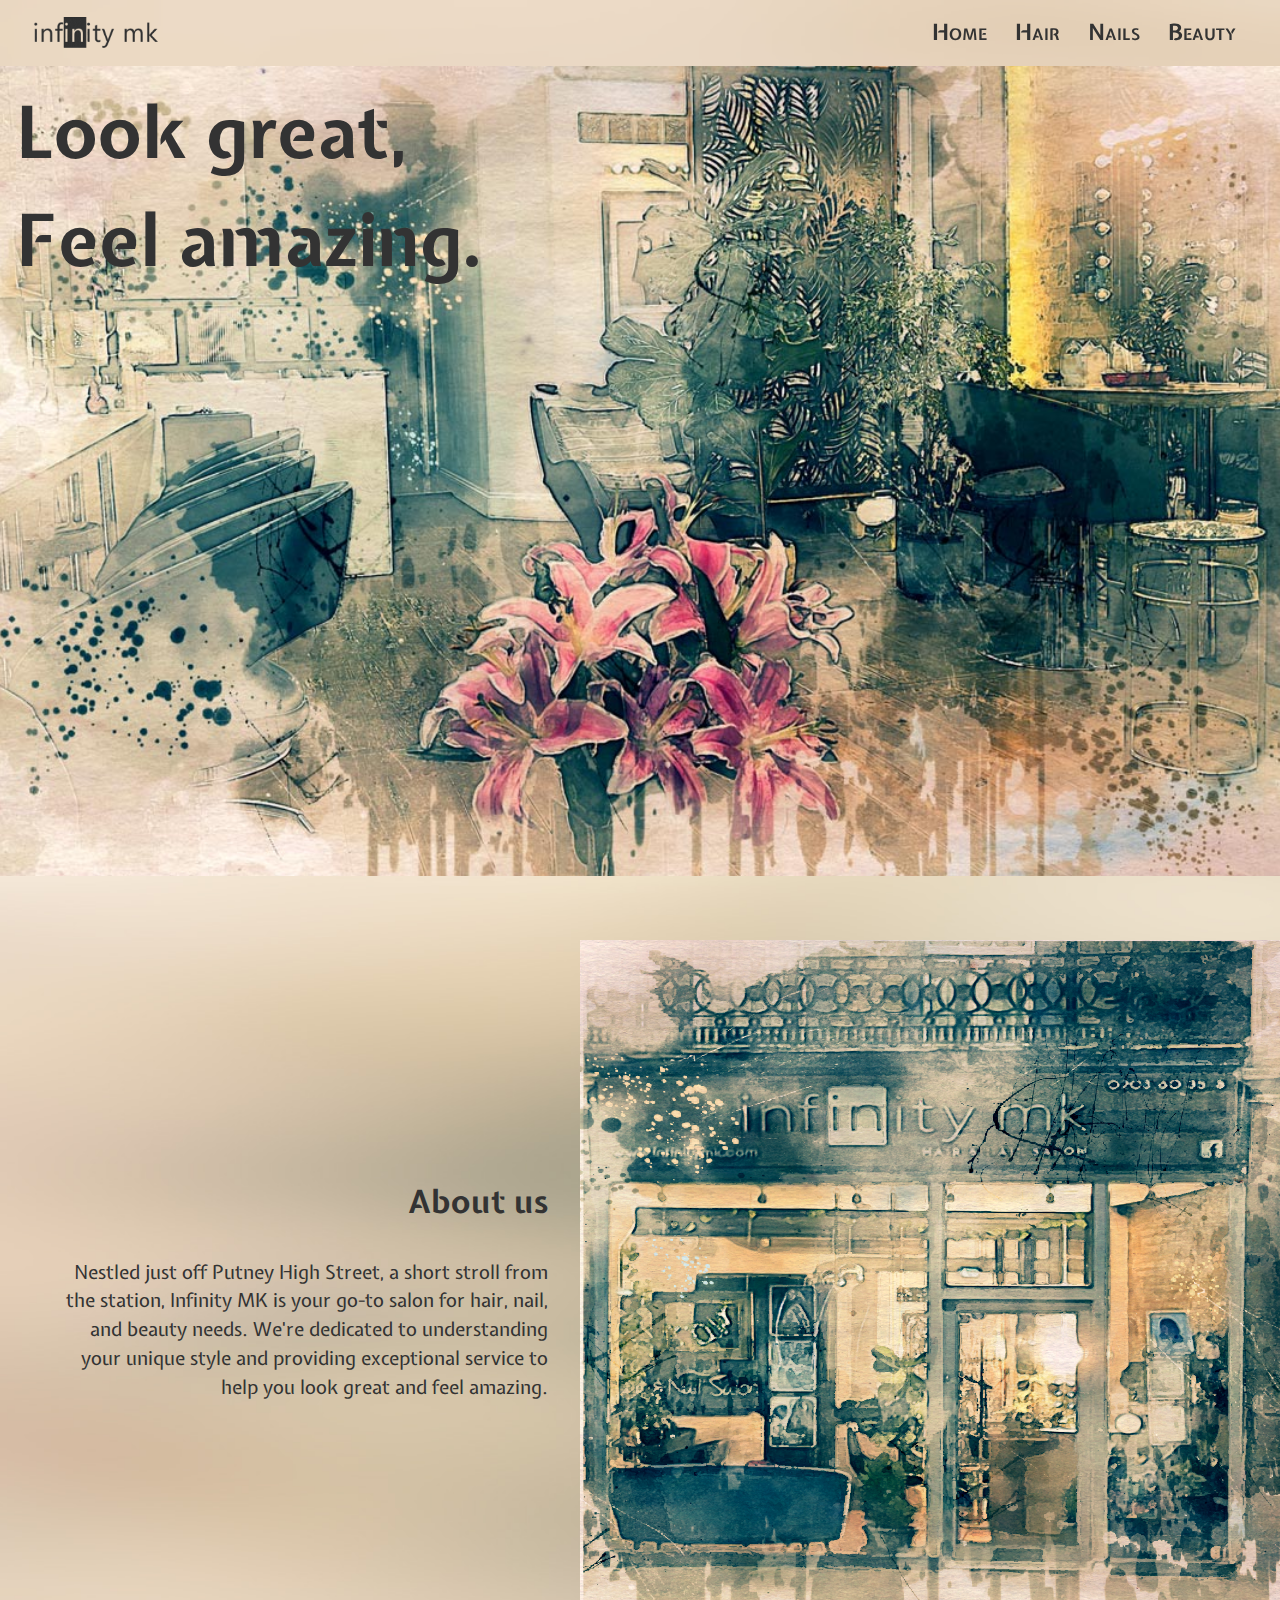
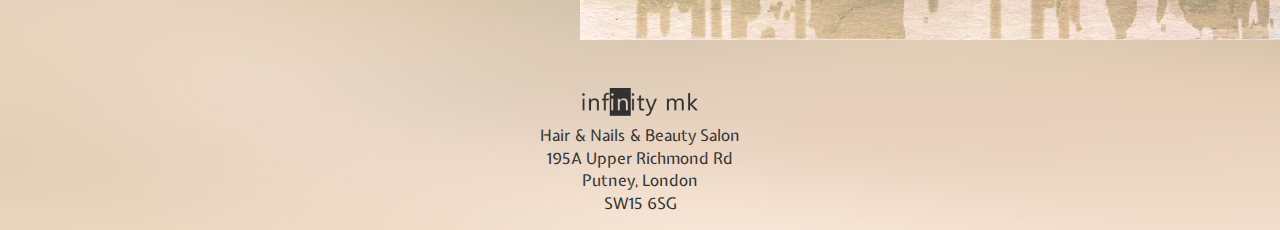
<file: index.html>
<!DOCTYPE html>
<html lang="en">

<head>
    <meta charset="UTF-8">
    <meta name="viewport" content="width=device-width, initial-scale=1.0">
    <title>Infinity MK</title>
    <link rel="preconnect" href="https://fonts.googleapis.com">
    <link rel="preconnect" href="https://fonts.gstatic.com" crossorigin>
    <link
        href="https://fonts.googleapis.com/css2?family=Expletus+Sans:ital,wght@0,400..700;1,400..700&family=Sofia+Sans+Semi+Condensed:ital,wght@0,1..1000;1,1..1000&family=Sofia+Sans:ital,wght@0,1..1000;1,1..1000&display=swap"
        rel="stylesheet">
    <link rel="stylesheet" href="assets/css/styles.css">
    <link rel="stylesheet" href="assets/css/home.css">
</head>

<body>
    <header>

        <!-- Logo -->
        <div>
            <img src="assets/images/logo7.png" alt="infinity logo">
        </div>

        <!-- Menu button -->
        <button class="button-one" aria-controls="primary-navigation" aria-expanded="false">
            <span class="sr-only">Menu</span>

            <!-- Hamburger -->
            <svg class="hamburger" viewBox="0 0 100 100" width="25" fill="var(--button-color)">

                <!-- Top -->
                <rect class="line top" width="80" height="10" x="10" y="20" rx="10">
                </rect>

                <!-- Middle -->
                <rect class="line middle" width="80" height="10" x="10" y="40" rx="10">
                </rect>

                <!-- Bottom -->
                <rect class="line bottom" width="80" height="10" x="10" y="60" rx="10">
                </rect>

            </svg>
        </button>

        <!-- Navigation -->
        <nav>
            <ul id="primary-navigation" data-visible="false">
                <li class="active">
                    <a href="/index.html">
                        Home
                    </a>
                </li>
                <li>
                    <a href="/pages/hair.html">
                        Hair
                    </a>
                </li>
                <li>
                    <a href="/pages/nails.html">
                        Nails
                    </a>
                </li>
                <li>
                    <a href="/pages/beauty.html">
                        Beauty
                    </a>
                </li>
            </ul>
        </nav>

    </header>

    <!-- Main -->
    <main>

        <!-- Hero Section -->
        <section class="section hero">

            <!-- Look great. Feel amazing.
Your local Putney destination for expert hair, nail, and beauty services. -->
            <div>
                <img src="assets/images/hero.jpg" srcset="assets/images/hero-small-screens.jpg, assets/images/hero.jpg 1000w" alt="hero image">
            </div>

            <div>
                <h1 class="title-wrapper">
                    <span>Look great,</span>
                    <span>Feel amazing.</span>
                </h1>
                <p></p>
            </div>

        </section>

        <!-- About section -->
        <section class="section about">
            <div>
                <!-- <img src="assets/images/about-image2.png" alt="about section image"> -->
                 <img src="assets/images/night_lights2.png" alt="about section image">
            </div>
            <div>
                <h2>About us</h2>
                <p>Nestled just off Putney High Street, a short stroll from the station, Infinity MK is your go-to salon for hair, nail, and beauty needs. We're dedicated to understanding your unique style and providing exceptional service to help you look great and feel amazing.</p>
            </div>
        </section>


    </main>

    <!-- Footer -->
    <footer>
        <div>
            <img src="assets/images/logo7.png" alt="logo">
        </div>
        <p>
            <span>Hair & Nails & Beauty Salon</span>
            <span>195A Upper Richmond Rd</span>
            <span>Putney, London</span>
            <span>SW15 6SG</span>
        </p>
    </footer>

    <!-- Script -->
    <script src="./assets/script/script.js"></script>
</body>

</html>
</file>
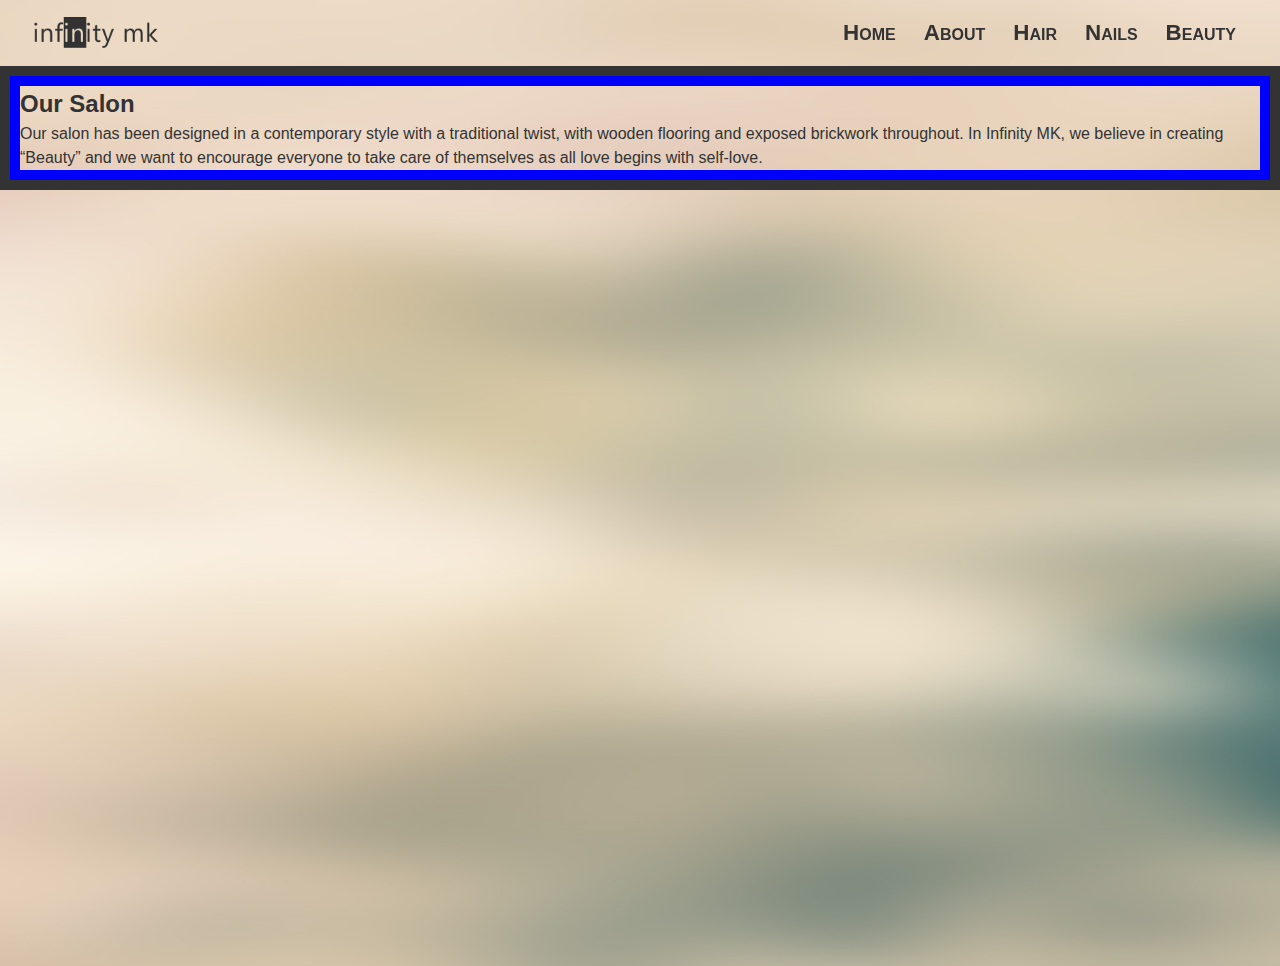
<file: pages/about.html>
<!DOCTYPE html>
<html lang="en">

<head>
    <meta charset="UTF-8">
    <meta name="viewport" content="width=device-width, initial-scale=1.0">
    <link rel="stylesheet" href="../assets/css/styles.css">
    <link rel="stylesheet" href="../assets/css/about.css">
    <title>Document</title>
</head>

<body>
    <header>
        <div>
            <img src="../assets/images/logo7.png" alt="infinity logo">
        </div>
        <nav>
            <ul>
                <li>
                    <a href="../index.html">
                        <span class="active-link-text">
                            Home
                        </span>
                        <span class="active-link-border"></span>
                    </a>
                </li>
                <li>
                    <a href="about.html">
                        <span class="active-link-text">
                            About
                        </span>
                        <span class="active-link-border"></span>
                    </a>
                </li>
                <li>
                    <a href="hair.html">
                        <span class="active-link-text">
                            Hair
                        </span>
                        <span class="active-link-border"></span>
                    </a>
                </li>
                <li>
                    <a href="nails.html">
                        <span class="active-link-text">
                            Nails
                        </span>
                        <span class="active-link-border"></span>
                    </a>
                </li>
                <li>
                    <a href="beauty.html">
                        <span class="active-link-text">
                            Beauty
                        </span>
                        <span class="active-link-border"></span>
                    </a>
                </li>
            </ul>
        </nav>
    </header>
    <main>
        <section class="section hero">
            <div class="hero-image">
                <!-- <img src="../assets/images/background-about.png" alt="background image"> -->
            </div>
            <div class="hero-text">
                <h2>
                    Our Salon
                </h2>
                <p>
                    Our salon has been designed in a contemporary style with a traditional twist, with wooden flooring and exposed brickwork throughout. In Infinity MK, we believe in creating “Beauty” and we want to encourage everyone to take care of themselves as all love begins with self-love.
                </p>
            </div>  
        </section>
    </main>
</body>

</html>
</file>
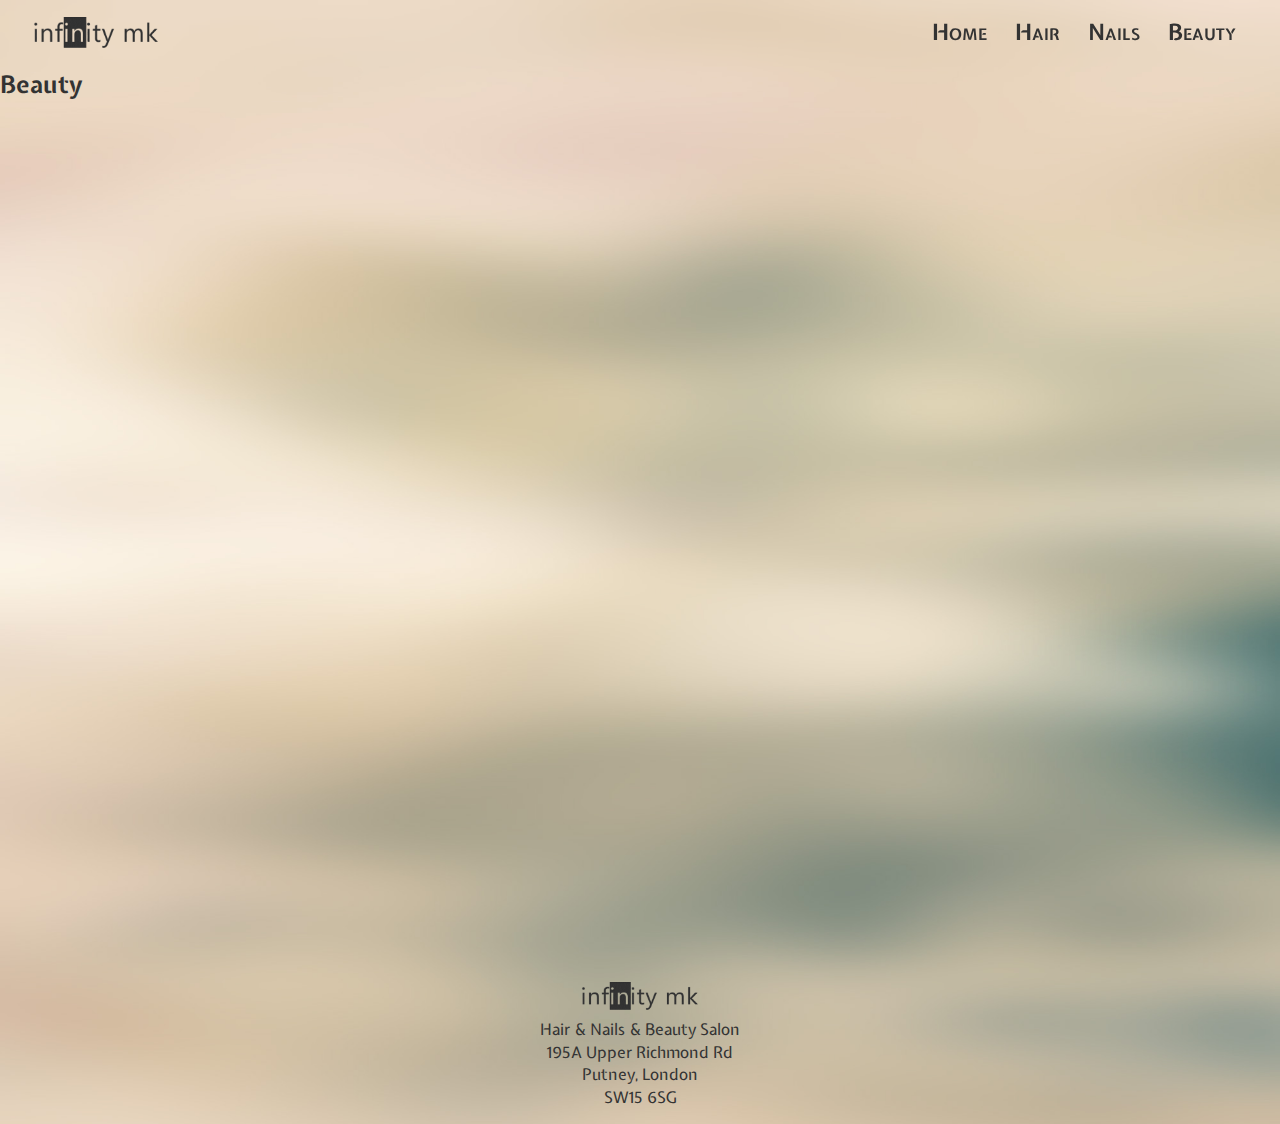
<file: pages/beauty.html>
<!DOCTYPE html>
<html lang="en">

<head>
    <meta charset="UTF-8">
    <meta name="viewport" content="width=device-width, initial-scale=1.0">
    <title>Beauty - Infinity MK</title>
    <link rel="preconnect" href="https://fonts.googleapis.com">
    <link rel="preconnect" href="https://fonts.gstatic.com" crossorigin>
    <link
        href="https://fonts.googleapis.com/css2?family=Expletus+Sans:ital,wght@0,400..700;1,400..700&family=Sofia+Sans+Semi+Condensed:ital,wght@0,1..1000;1,1..1000&family=Sofia+Sans:ital,wght@0,1..1000;1,1..1000&display=swap"
        rel="stylesheet">
    <link rel="stylesheet" href="../assets/css/styles.css">
</head>

<body>
    <header>

        <!-- Logo -->
        <div>
            <img src="../assets/images/logo7.png" alt="infinity logo">
        </div>

        <!-- Menu button -->
        <button class="button-one" aria-controls="primary-navigation" aria-expanded="false">
            <span class="sr-only">Menu</span>

            <!-- Hamburger -->
            <svg class="hamburger" viewBox="0 0 100 100" width="25" fill="var(--button-color)">

                <!-- Top -->
                <rect class="line top" width="80" height="10" x="10" y="20" rx="10">
                </rect>

                <!-- Middle -->
                <rect class="line middle" width="80" height="10" x="10" y="40" rx="10">
                </rect>

                <!-- Bottom -->
                <rect class="line bottom" width="80" height="10" x="10" y="60" rx="10">
                </rect>

            </svg>
        </button>

        <!-- Navigation -->
        <nav>
            <ul id="primary-navigation" data-visible="false">
                <li class="active">
                    <a href="/index.html">
                        Home
                    </a>
                </li>
                <li>
                    <a href="/pages/hair.html">
                        Hair
                    </a>
                </li>
                <li>
                    <a href="/pages/nails.html">
                        Nails
                    </a>
                </li>
                <li>
                    <a href="/pages/beauty.html">
                        Beauty
                    </a>
                </li>
            </ul>
        </nav>

    </header>
    
    <main>
        <h2>Beauty</h2>
    </main>
    <footer>
        <div>
            <img src="../assets/images/logo7.png" alt="logo">
        </div>
        <p>
            <span>Hair & Nails & Beauty Salon</span>
            <span>195A Upper Richmond Rd</span>
            <span>Putney, London</span>
            <span>SW15 6SG</span>
        </p>
    </footer>
    <script src="../assets/script/script.js"></script>
</body>

</html>
</file>
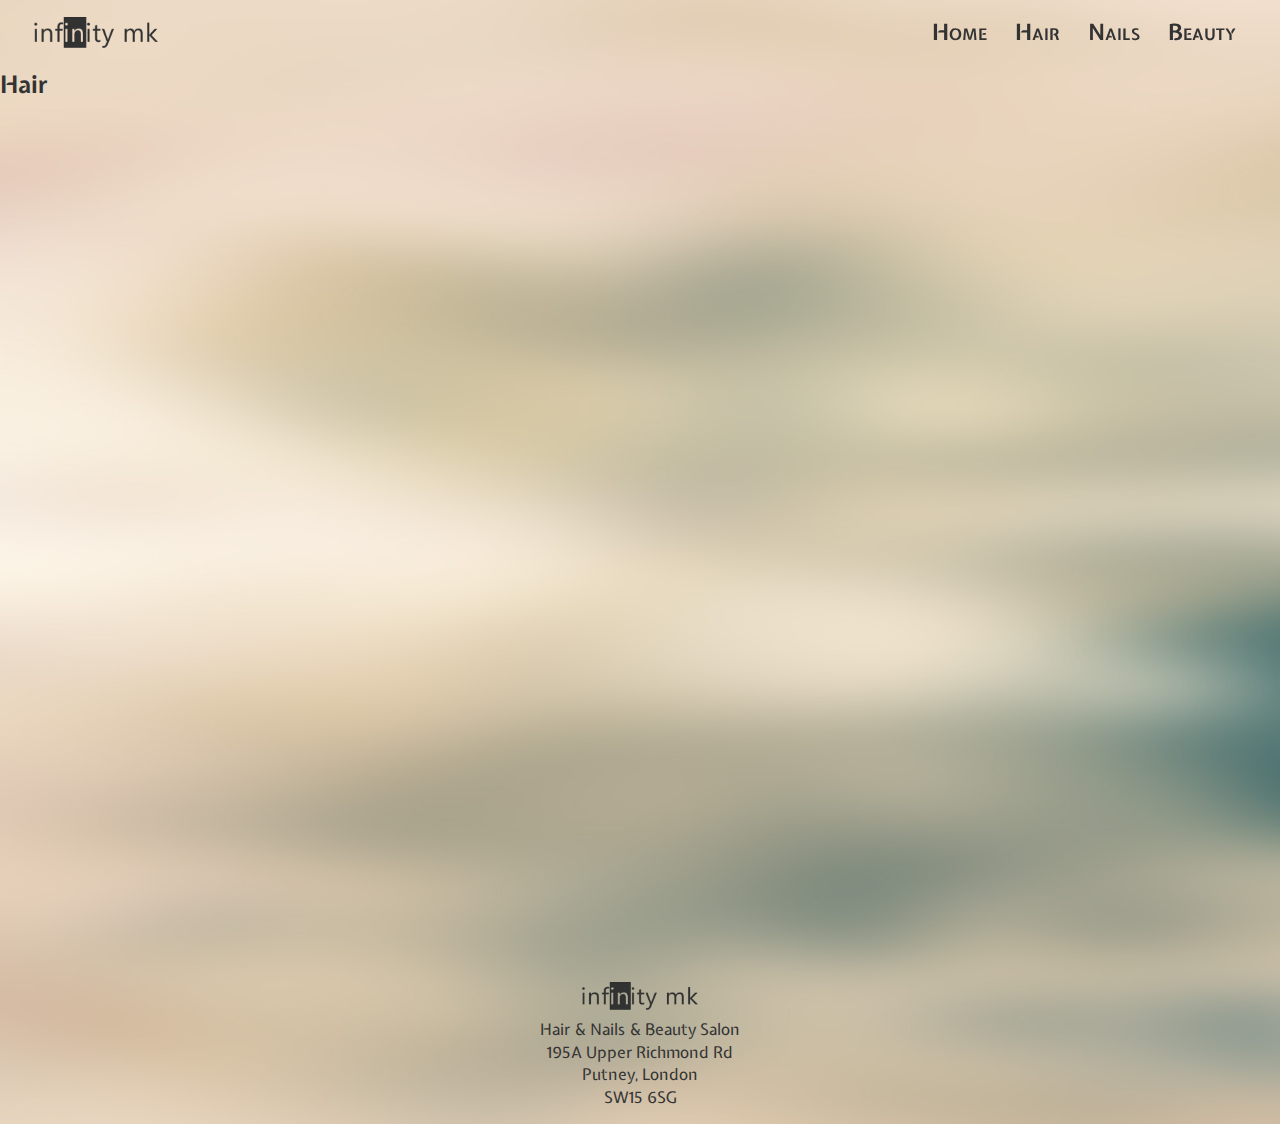
<file: pages/hair.html>
<!DOCTYPE html>
<html lang="en">

<head>
    <meta charset="UTF-8">
    <meta name="viewport" content="width=device-width, initial-scale=1.0">
    <title>Hair - Infinity MK</title>
    <link rel="preconnect" href="https://fonts.googleapis.com">
    <link rel="preconnect" href="https://fonts.gstatic.com" crossorigin>
    <link
        href="https://fonts.googleapis.com/css2?family=Expletus+Sans:ital,wght@0,400..700;1,400..700&family=Sofia+Sans+Semi+Condensed:ital,wght@0,1..1000;1,1..1000&family=Sofia+Sans:ital,wght@0,1..1000;1,1..1000&display=swap"
        rel="stylesheet">
    <link rel="stylesheet" href="../assets/css/styles.css">
</head>

<body>
    <header>

        <!-- Logo -->
        <div>
            <img src="../assets/images/logo7.png" alt="infinity logo">
        </div>

        <!-- Menu button -->
        <button class="button-one" aria-controls="primary-navigation" aria-expanded="false">
            <span class="sr-only">Menu</span>

            <!-- Hamburger -->
            <svg class="hamburger" viewBox="0 0 100 100" width="25" fill="var(--button-color)">

                <!-- Top -->
                <rect class="line top" width="80" height="10" x="10" y="20" rx="10">
                </rect>

                <!-- Middle -->
                <rect class="line middle" width="80" height="10" x="10" y="40" rx="10">
                </rect>

                <!-- Bottom -->
                <rect class="line bottom" width="80" height="10" x="10" y="60" rx="10">
                </rect>

            </svg>
        </button>

        <!-- Navigation -->
        <nav>
            <ul id="primary-navigation" data-visible="false">
                <li class="active">
                    <a href="/index.html">
                        Home
                    </a>
                </li>
                <li>
                    <a href="/pages/hair.html">
                        Hair
                    </a>
                </li>
                <li>
                    <a href="/pages/nails.html">
                        Nails
                    </a>
                </li>
                <li>
                    <a href="/pages/beauty.html">
                        Beauty
                    </a>
                </li>
            </ul>
        </nav>

    </header>
    <main>
        <h2>Hair</h2>
        
    </main>
    <footer>
        <div>
            <img src="../assets/images/logo7.png" alt="logo">
        </div>
        <p>
            <span>Hair & Nails & Beauty Salon</span>
            <span>195A Upper Richmond Rd</span>
            <span>Putney, London</span>
            <span>SW15 6SG</span>
        </p>
    </footer>
    <script src="../assets/script/script.js"></script>
</body>

</html>
</file>
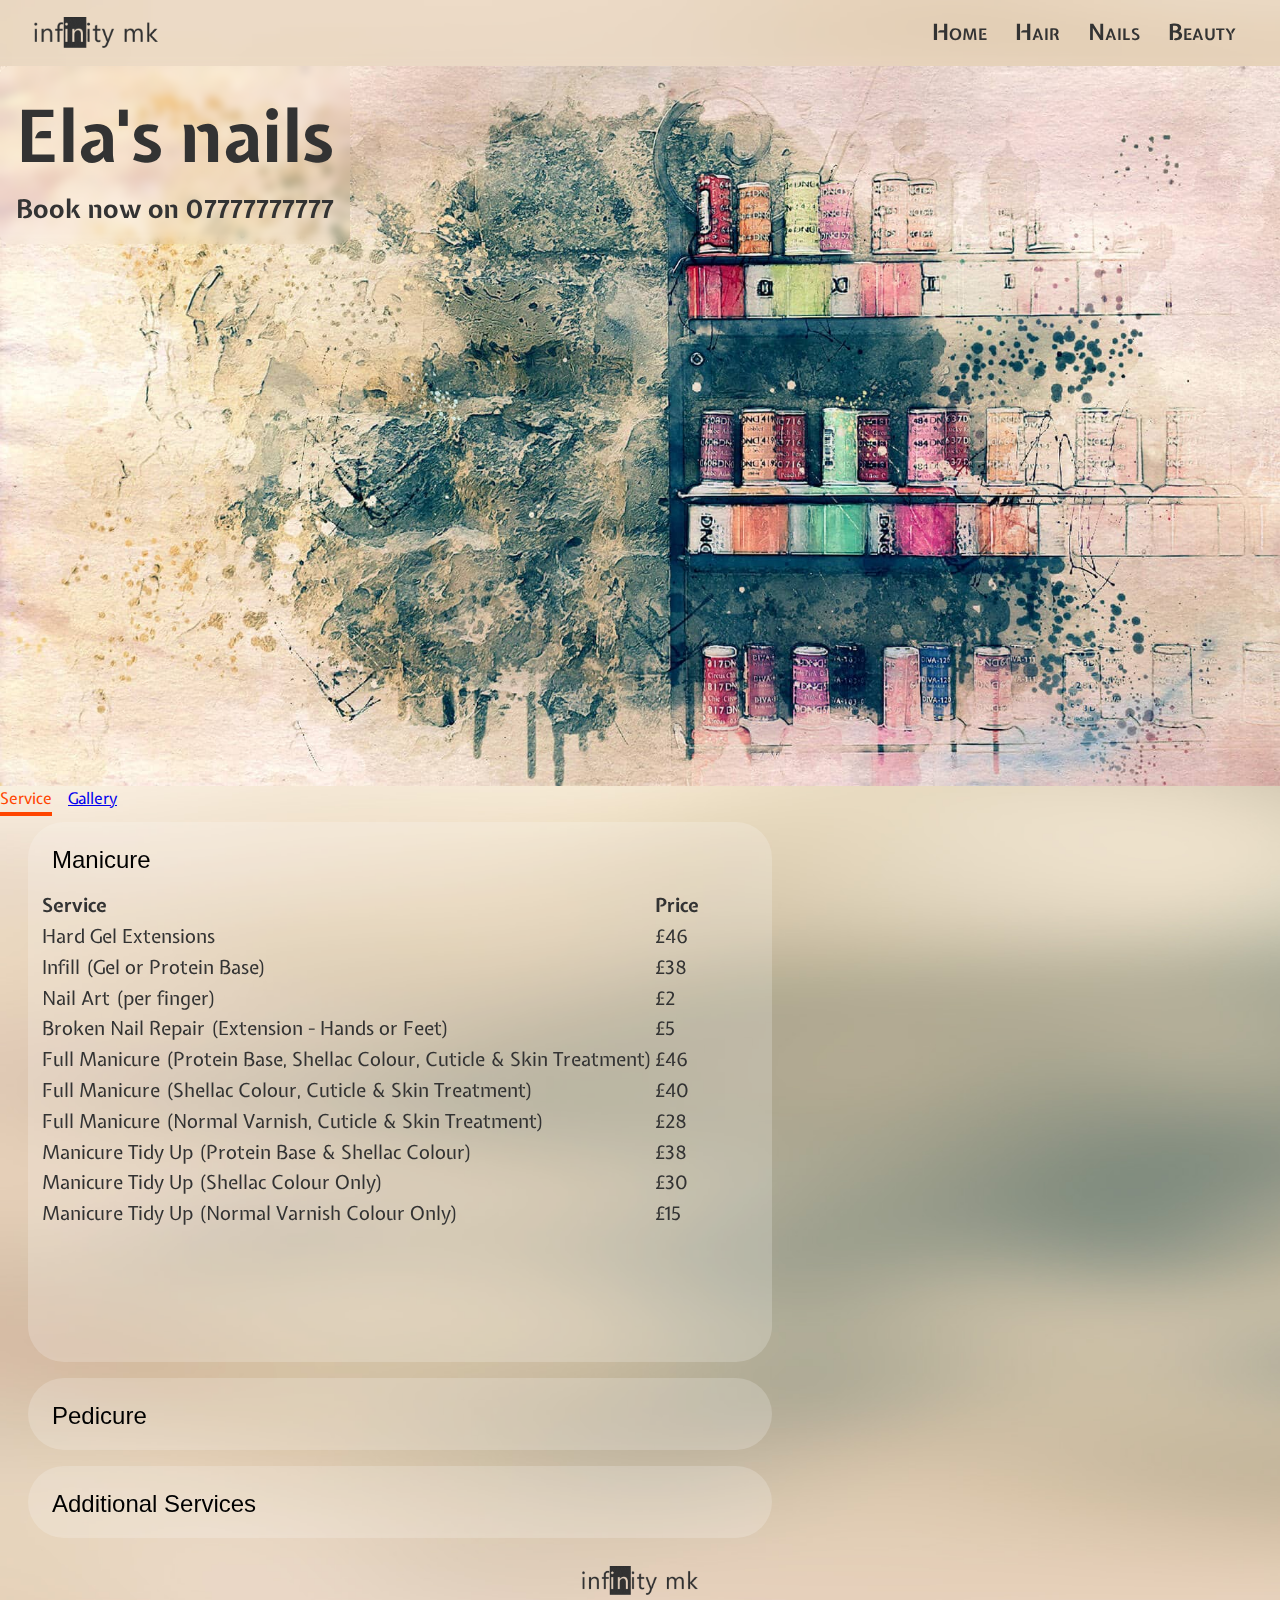
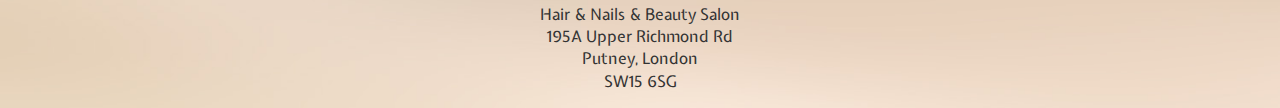
<file: pages/nails.html>
<!DOCTYPE html>
<html lang="en">

<head>
    <meta charset="UTF-8">
    <meta name="viewport" content="width=device-width, initial-scale=1.0">
    <title>Hair - Infinity MK</title>
    <link rel="preconnect" href="https://fonts.googleapis.com">
    <link rel="preconnect" href="https://fonts.gstatic.com" crossorigin>
    <link
        href="https://fonts.googleapis.com/css2?family=Expletus+Sans:ital,wght@0,400..700;1,400..700&family=Sofia+Sans+Semi+Condensed:ital,wght@0,1..1000;1,1..1000&family=Sofia+Sans:ital,wght@0,1..1000;1,1..1000&display=swap"
        rel="stylesheet">
    <link rel="stylesheet" href="../assets/css/styles.css">
    <link rel="stylesheet" href="../assets/css/nails.css">

</head>

<body>
    <header>

        <!-- Logo -->
        <div>
            <img src="../assets/images/logo7.png" alt="infinity logo">
        </div>

        <!-- Menu button -->
        <button class="button-one" aria-controls="primary-navigation" aria-expanded="false">
            <span class="sr-only">Menu</span>

            <!-- Hamburger -->
            <svg class="hamburger" viewBox="0 0 100 100" width="25" fill="var(--button-color)">

                <!-- Top -->
                <rect class="line top" width="80" height="10" x="10" y="20" rx="10">
                </rect>

                <!-- Middle -->
                <rect class="line middle" width="80" height="10" x="10" y="40" rx="10">
                </rect>

                <!-- Bottom -->
                <rect class="line bottom" width="80" height="10" x="10" y="60" rx="10">
                </rect>

            </svg>
        </button>

        <!-- Navigation -->
        <nav>
            <ul id="primary-navigation" data-visible="false">
                <li class="active">
                    <a href="../index.html">
                        Home
                    </a>
                </li>
                <li>
                    <a href="hair.html">
                        Hair
                    </a>
                </li>
                <li>
                    <a href="nails.html">
                        Nails
                    </a>
                </li>
                <li>
                    <a href="beauty.html">
                        Beauty
                    </a>
                </li>
            </ul>
        </nav>

    </header>


    <main>
        <section class="nails-hero">
            <div class="header">
                <h1>Ela's nails</h1>
                <h2>Book now on 07777777777</h2>
            </div>
            <div class="image">
                <img src="../assets/images/nails-background2.jpg" alt="nails background">
            </div>
        </section>

        <section class="tabs-container">
            <ul aria-labelledby="tabs-title">
                <li><a href="#service" id="tab-1">Service</a></li>
                <li><a href="#gallery" id="tab-2">Gallery</a></li>
            </ul>

            <div class="tabs__panels">
                <!-- service -->
                <div id="service">
                    <div class="service-wrapper">
                        <div class="service-accordion">
                            <!--  Manicure -->
                            <div class="service-accordion-panel">
                                <h3 id="service-panel1-heading">
                                    <button class="service-accordion-trigger" aria-controls="service-panel1-content"
                                        aria-expanded="true">
                                        <span id="service-panel1-title">
                                            Manicure
                                        </span>
                                    </button>
                                </h3>
                                <div class="service-accordion-content" id="service-panel1-content"
                                    aria-labelledby="service-panel1-heading" aria-hidden="false" role="region">
                                    <table>
                                        <thead>
                                            <tr>
                                                <th>Service</th>
                                                <th>Price</th>
                                            </tr>
                                        </thead>
                                        <tbody>
                                            <tr>
                                                <td>Hard Gel Extensions</td>
                                                <td>£46</td>
                                            </tr>
                                            <tr>
                                                <td>Infill (Gel or Protein Base)</td>
                                                <td>£38</td>
                                            </tr>
                                            <tr>
                                                <td>Nail Art (per finger)</td>
                                                <td>£2</td>
                                            </tr>
                                            <tr>
                                                <td>Broken Nail Repair (Extension - Hands or Feet)</td>
                                                <td>£5</td>
                                            </tr>
                                            <tr>
                                                <td>Full Manicure (Protein Base, Shellac Colour, Cuticle & Skin
                                                    Treatment)</td>
                                                <td>£46</td>
                                            </tr>
                                            <tr>
                                                <td>Full Manicure (Shellac Colour, Cuticle & Skin Treatment)</td>
                                                <td>£40</td>
                                            </tr>
                                            <tr>
                                                <td>Full Manicure (Normal Varnish, Cuticle & Skin Treatment)</td>
                                                <td>£28</td>
                                            </tr>
                                            <tr>
                                                <td>Manicure Tidy Up (Protein Base & Shellac Colour)</td>
                                                <td>£38</td>
                                            </tr>
                                            <tr>
                                                <td>Manicure Tidy Up (Shellac Colour Only)</td>
                                                <td>£30</td>
                                            </tr>
                                            <tr>
                                                <td>Manicure Tidy Up (Normal Varnish Colour Only)</td>
                                                <td>£15</td>
                                            </tr>
                                        </tbody>
                                    </table>
                                </div>
                            </div>
                            <!--  Pedicure -->
                            <div class="service-accordion-panel">
                                <h3 id="service-panel2-heading">
                                    <button class="service-accordion-trigger" aria-controls="service-panel2-content"
                                        aria-expanded="false">
                                        <span id="service-panel2-title">Pedicure</span>
                                    </button>
                                </h3>

                                <div class="service-accordion-content" id="service-panel2-content"
                                    aria-labelledby="service-panel2-heading" aria-hidden="true" role="region">
                                    <table>
                                        <thead>
                                            <tr>
                                                <th>Service</th>
                                                <th>Price</th>
                                            </tr>
                                        </thead>
                                        <tbody>
                                            <tr>
                                                <td>Full Pedicure (Shellac Colour, Hard Skin Removal, Treatment)
                                                </td>
                                                <td>£46</td>
                                            </tr>
                                            <tr>
                                                <td>Full Pedicure (Normal Varnish Colour, Hard Skin Removal,
                                                    Treatment)</td>
                                                <td>£32</td>
                                            </tr>
                                            <tr>
                                                <td>Pedicure Tidy Up (Shellac Colour)</td>
                                                <td>£32</td>
                                            </tr>
                                            <tr>
                                                <td>Pedicure Tidy Up (Normal Varnish)</td>
                                                <td>£15</td>
                                            </tr>
                                        </tbody>
                                    </table>
                                </div>
                            </div>
                            <!-- Additional Services -->
                            <div class="service-accordion-panel">
                                <h3 id="service-panel3-heading">
                                    <button class="service-accordion-trigger" aria-controls="service-panel3-content"
                                        aria-expanded="false">
                                        <span id="service-panel3-title">Additional Services</span>
                                    </button>
                                </h3>

                                <div class="service-accordion-content" id="service-panel3-content"
                                    aria-labelledby="service-panel3-heading" aria-hidden="true" role="region">
                                    <table>
                                        <thead>
                                            <tr>
                                                <th>Service</th>
                                                <th>Price</th>
                                            </tr>
                                        </thead>
                                        <tbody>
                                            <tr>
                                                <td>Shellac Removal</td>
                                                <td>£10</td>
                                            </tr>
                                            <tr>
                                                <td>Paraffin Treatment</td>
                                                <td>£5</td>
                                            </tr>
                                        </tbody>
                                    </table>
                                </div>
                            </div>

                        </div>
                    </div>
                </div>

                <!-- gallery -->
                <div id="gallery">

                </div>
            </div>
        </section>

    </main>
    <footer>
        <div>
            <img src="../assets/images/logo7.png" alt="logo">
        </div>
        <p>
            <span>Hair & Nails & Beauty Salon</span>
            <span>195A Upper Richmond Rd</span>
            <span>Putney, London</span>
            <span>SW15 6SG</span>
        </p>
    </footer>
    <script src="../assets/script/nails.js"></script>
    <!-- <script src="../assets/script/script.js"></script> -->
</body>

</html>
</file>
<file: assets/css/styles.css>
:root {
    --primary-color: black;
    --bg-color: #ffffff;
    --font-color: #333333;
    /* --font-color: #ffffff */
}

*,
::before,
::after {
  box-sizing: border-box;
}

* {
    margin: 0;
    padding: 0;
}

/* Image resets */
img {
    max-width: 100%;
    display: block;
}

.sr-only {
    position: absolute;
    width: 1px;
    height: 1px;
    padding: 0;
    margin: -1px;
    overflow: hidden;
    clip: rect(0, 0, 0, 0);
    white-space: nowrap;
    border: 0;
}

html {
    background-image: url("../images/background.jpg");
    background-size: cover;
    scroll-behavior: smooth;
}

body {
    /* background-color: #F8F8F8; */
    max-width: 1700px;
    margin: 0 auto;
    /* padding-inline: 2em; */
    /* font-family: sans-serif; */
    font-family: "Expletus sans", sans-serif;
    font-size: 16px;
    line-height: 1.5;
    color: var(--font-color);
    min-height: 100vh;
    min-height: 100dvh;
    display: flex;
    flex-direction: column;
    overflow-x: hidden;
}

/* Header */
header {

    /* header for the class primary header */
    position: sticky;
    top: 0;
    left:0;
    z-index: 1;
    /* background-color: rgba(0,0,0, 0.1); */
    backdrop-filter: blur(5px);
    padding: 1em 2em;
    display: flex;
    align-items: center;
    justify-content: space-between;
    ;

    /* Logo */
    div {
        width: clamp(7rem, 20vw, 8rem);

        box-sizing: content-box;
        /* padding-block: 1rem; */
        /* padding-inline: 2rem; */
        z-index: 999;
    }

    /* Menu button */
    button {
        display: none;
    }


    /* Navigation */
    nav {

        /* ul for the class primary-navigation */
        ul {
            list-style: none;
            display: flex;
            gap: 1rem;

            li {

                a {
                    color: var(--font-color);
                    letter-spacing: 100;
                    text-decoration: none;
                    font-size: 1.4rem;
                    font-weight: 700;
                    font-variant: small-caps;
                    margin-inline-end: 0.75rem;
                }
            }
        }
    }

}

/* Main */
main {
    /* margin-block-start: 1em;
    flex-grow: 1;
    display: flex;
    flex-direction: column;
    justify-content: center;
    align-items: center; */
    min-height: 100vh;
    min-height: 100dvh;

    .hero {
        h1 {
            display: flex;
            flex-direction: column;
            margin: 0;
            font-size: clamp(1.8rem, calc(4.125vw + 1.2rem), 6rem);
        }
    }
    
}

/* Footer */
footer {
    color: var(--font-color);
    margin: 0 auto;
    padding: 1em;
    display: flex;
    flex-direction: column;
    justify-content: center;
    gap: .5em;

    div {
        /* border: 5px solid; */
        max-width: 120px;
        margin: 0 auto;
    }

    p {
        display: flex;
        flex-direction: column;
        line-height: 1.4;
        justify-content: center;

        span {
            text-align: center;
        }
    }
}

@media (max-width: 50em) {

    header {
        position: sticky;
        top: 0;
        left: 0;
        z-index: 1;
        position: relative;

        button {
            display: block;
            position: absolute;
            top: 1.2rem;
            right: 2rem;
            z-index: 999;
            border: none;
            background: transparent;
            /* background: black; */


            /* Hamburger */
            .hamburger {
                /* background-color: red; */

                .line {
                    transition: y 1s linear forwards;
                    /* transition: 500ms rotate 1s; */
                    transform-origin: center;
                }

            }

            &[aria-expanded="true"] .top {
                y: 45;
                rotate: 45deg;
            }

            &[aria-expanded="true"] .middle {
                opacity: 0;
            }

            &[aria-expanded="true"] .bottom {
                y: 45;
                rotate: -45deg;
            }

        }

        nav {

            ul {
                position: fixed;
                inset: 0 0 0 0;
                background-color: (0,0,0, 0.1);
                backdrop-filter: blur(10px);
                --web-kit-backdrop-filter: blur(10px);
                display: flex;
                flex-direction: column;
                padding: 10rem 2rem;
                z-index: 100;
                gap: 3rem;
                transform: translateX(100%);
                transition: transform 300ms ease-out, background-color 300ms ease-out;

                &[data-visible="true"] {
                    transform: translateX(0%);
                    min-height: 100vh;
                    /* background-color: red; */
                    background-image: url("../images/background.jpg");
                }

                li {

                    a {
                        font-size: 3rem;
                        font-weight: 500;
                    }
                }
            }
        }
    }

}
</file>
<file: assets/css/about.css>
.hero {
    border: 10px solid;
    display: grid;
    grid-template-areas: "stack";
    color: #333333;
}

.hero-image {
    grid-area: stack;
    border: 10px solid red;
}

.hero-text {
    grid-area: stack;
    border: 10px solid blue;
}
</file>
<file: assets/css/nails.css>
body {
    max-width: 1800px;
    top: 0;
    left: 0;
    right: 0;
    /* border: 1px solid; */
}

img {
    max-width: 100%;
    display: block;
}

main {
    /* border: 1px solid; */
}

.nails-hero {
    display: grid;
    grid-template-areas: hero;
    justify-content: center;
    position: relative;
    isolation: isolate;
    /* border: 1px solid; */

    .header {
        /* margin-inline-start: calc(90vw - 70%); */
        /* margin-block-start: 10rem; */
        grid-area: hero;
        z-index: 1;
        padding-inline-start: 1rem;
        backdrop-filter: blur(5px);
        --webkit-backdrop-filter: blur(5px);
        border-radius: 10px;
        justify-self: start;    
        align-self: start;
        padding: 1rem;
        /* border: 1px solid black; */
        border-radius: 10px;
        /* color: #fff; */
        h1 {
            font-size: clamp(1.8rem, calc(4.125vw + 1.2rem), 6rem);
        }

        h2 {
            font-size: clamp(1rem, calc(1vw + 0.8rem), 2rem);
        }
    }

    .image {
        margin: 0 auto;
        grid-area: hero;
        
        img {
            object-fit: cover;
            object-position: center;
            display: block;
            margin: 0 auto;
        
        };

        /* position: fixed; */
        /* top: 0; */
        /* left: 0; */
        /* right: 0; */
    }


}

.accordion {
    --_button-size: 3.4rem;
    --_panel-padding: 0.75rem;
    display: flex;
    flex-direction: column;
    gap: 1rem;
}

.accordion-panel {
    position: relative;
    isolation: isolate;
    flex-basis: calc((var(--_panel-padding) * 2) + (var(--_button-size) / 2));
    overflow: hidden;
    padding: var(--_panel-padding);

    /* transition: flex-basis 500ms; */
}

@media (prefers-reduced-motion: no-preference) {
    .accordion-panel {
        transition: flex-basis 500ms;
    }
}

.accordion-panel:has([aria-expanded="true"]) {
    flex-basis: clamp(30rem, 70vh, 50rem);
    overflow: auto;
}

.accordion-trigger {
    border: 0;
    background: transparent;
    font-size: calc(var(--_button-size) / 2);
}

/* tabs */
[role="tablist"] {
    list-style: none;
    margin: 0;
    padding: 0;
    display: flex;
    gap: 1rem;
}

[aria-selected="true"] {
    text-decoration-thickness: 0.25rem;
    text-underline-offset: 0.5rem;
color: orangered;
}

#gallery {
    min-height: 80vh;
}

/* inner accordion */

.service-wrapper {
    /* background-color: red; */
    max-width: 50rem;
    /* margin-inline: auto; */
    padding-inline: 1rem;
}

.service-accordion {
    --_button-size: 3rem;
    --_panel-padding: 0.75rem;
    display: flex;
    flex-direction: column;
    gap: 1rem;
    padding: var(--_panel-padding);
}

.service-accordion-panel {
    /* background */
    background-color: rgba(255, 255, 255, 0.2);
    backdrop-filter: blur(2px);


    position: relative;
    flex-basis: calc((var(--_panel-padding) * 2) + var(--_button-size));
    overflow: hidden;
    padding: var(--_panel-padding);
    border-radius: calc(((var(--_panel-padding) * 2) + var(--_button-size)) / 2);
    /* transition: flex-basis 500ms; */

}

@media (prefers-reduced-motion: no-preference) {
    .service-accordion-panel {
        transition: flex-basis 500ms;
    }
}

.service-accordion-trigger {
    background: transparent;
    border: 0;
    padding: 0;
    padding: var(--_panel-padding);
    font-size: 1.5rem;
}

.service-accordion-panel:has([aria-expanded="true"]) {
    flex-basis: clamp(20rem, 60vh, 40rem);
    /* opacity: 1; */
    overflow: auto;
}

.service-accordion-content {
    opacity: 0;
    transform: translateY(2rem);
    transition: transform 500ms, opacity 500ms;
}

.service-accordion-panel:has([aria-expanded="true"]) .service-accordion-content {
    opacity: 1;
    transform: translateY(0)
}


table {
    margin-top: .2rem;
    font-size: 0.8rem;

    thead {
        text-align: left;

    }
}

.gallery-wrapper {
    display: flex;
    flex-direction: column;
    gap: .3rem;
    padding: .4rem;
}

@media (min-width: 51em) {
    .accordion {
        flex-direction: row;
        /* background-color: red; */
        margin-inline: auto;
    }

    .accordion-panel {
        /* background-color: blue; */
        display: flex;
    }

    .accordion-trigger {
        writing-mode: vertical-lr;
        text-orientation: sideways;
    }

    table {
        font-size: 1.2rem;
        color: #333333;
    }
}
</file>
<file: assets/css/home.css>
/* image reset */
img {
    display: block;
    width: 100%;
    height: 100%;
}

main {
    display: flex;
    flex-direction: column;
    gap: 4rem;
    margin-block-end: 2em;

    /* Hero section */
    .hero {
        min-height: 90vh;

        /* new code */
        display: grid;
        grid-template-areas: "hero-stack";


        /* previous code */
        /* background-image: url("../images/hero.jpg"); */
        /* background-position: center; */
        /* background-size: cover; */
        /* background-repeat: no-repeat; */
        /* display: flex; */
        /* justify-content: flex-start; */
        /* align-items: flex-start; */
        /* background-color: rgba(255, 255, 255, .1); */

        div {
            /* new code */
            grid-area: hero-stack;

            &:first-child {
                /* background-color: red; */

                img {
                    object-fit: cover;

                }
            }

            &:last-child {
                padding: .75em 1em;
            }

            /* previous code */
            /* margin-inline-start: 2rem; */
            /* margin-block-start: 20vh; */
            /* backdrop-filter: blur(100px); */
            /* padding: .75rem 1rem; */

            p {
                font-size: clamp(3rem, 5vw, 5rem);
                color: #333333;
                line-height: 1.5;
            }
        }

    }

    /* About section */
    .about {
        display: flex;
        flex-direction: row-reverse;
        /* background-color: white; */
        justify-content: end;
        gap: 2rem;

        div {

            &:first-child {
                max-width: 700px;
                aspect-ratio: 1/1;

            }

            &:last-child {
                align-self: center;
                max-width: 500px;

                h2 {
                    text-align: right;
                    font-size: 2rem;
                    margin-block-end: 1em;
                }

                p {
                    text-align: right;
                    font-size: 1.2rem;
                    /* line-height: 1.5; */
                }
            }
        }
    }
}

@media (max-width: 700px) {
    main {

        .about {
            /* background-color: red; */
            display: grid;
            grid-template-areas: "about-stack";
            div {

                &:first-child {
                    grid-area: about-stack;
                }

                &:last-child {
                    justify-self: center;
                    padding: 1em;
                    grid-area: about-stack;
                    backdrop-filter: blur(2px);
                    color: white;

                    h2 {
                        text-align: center;
                    }

                    p {
                        text-align: left;
                    }
                }
            }
        }
    }
}

/* 320.728 px 1053 px */
</file>
